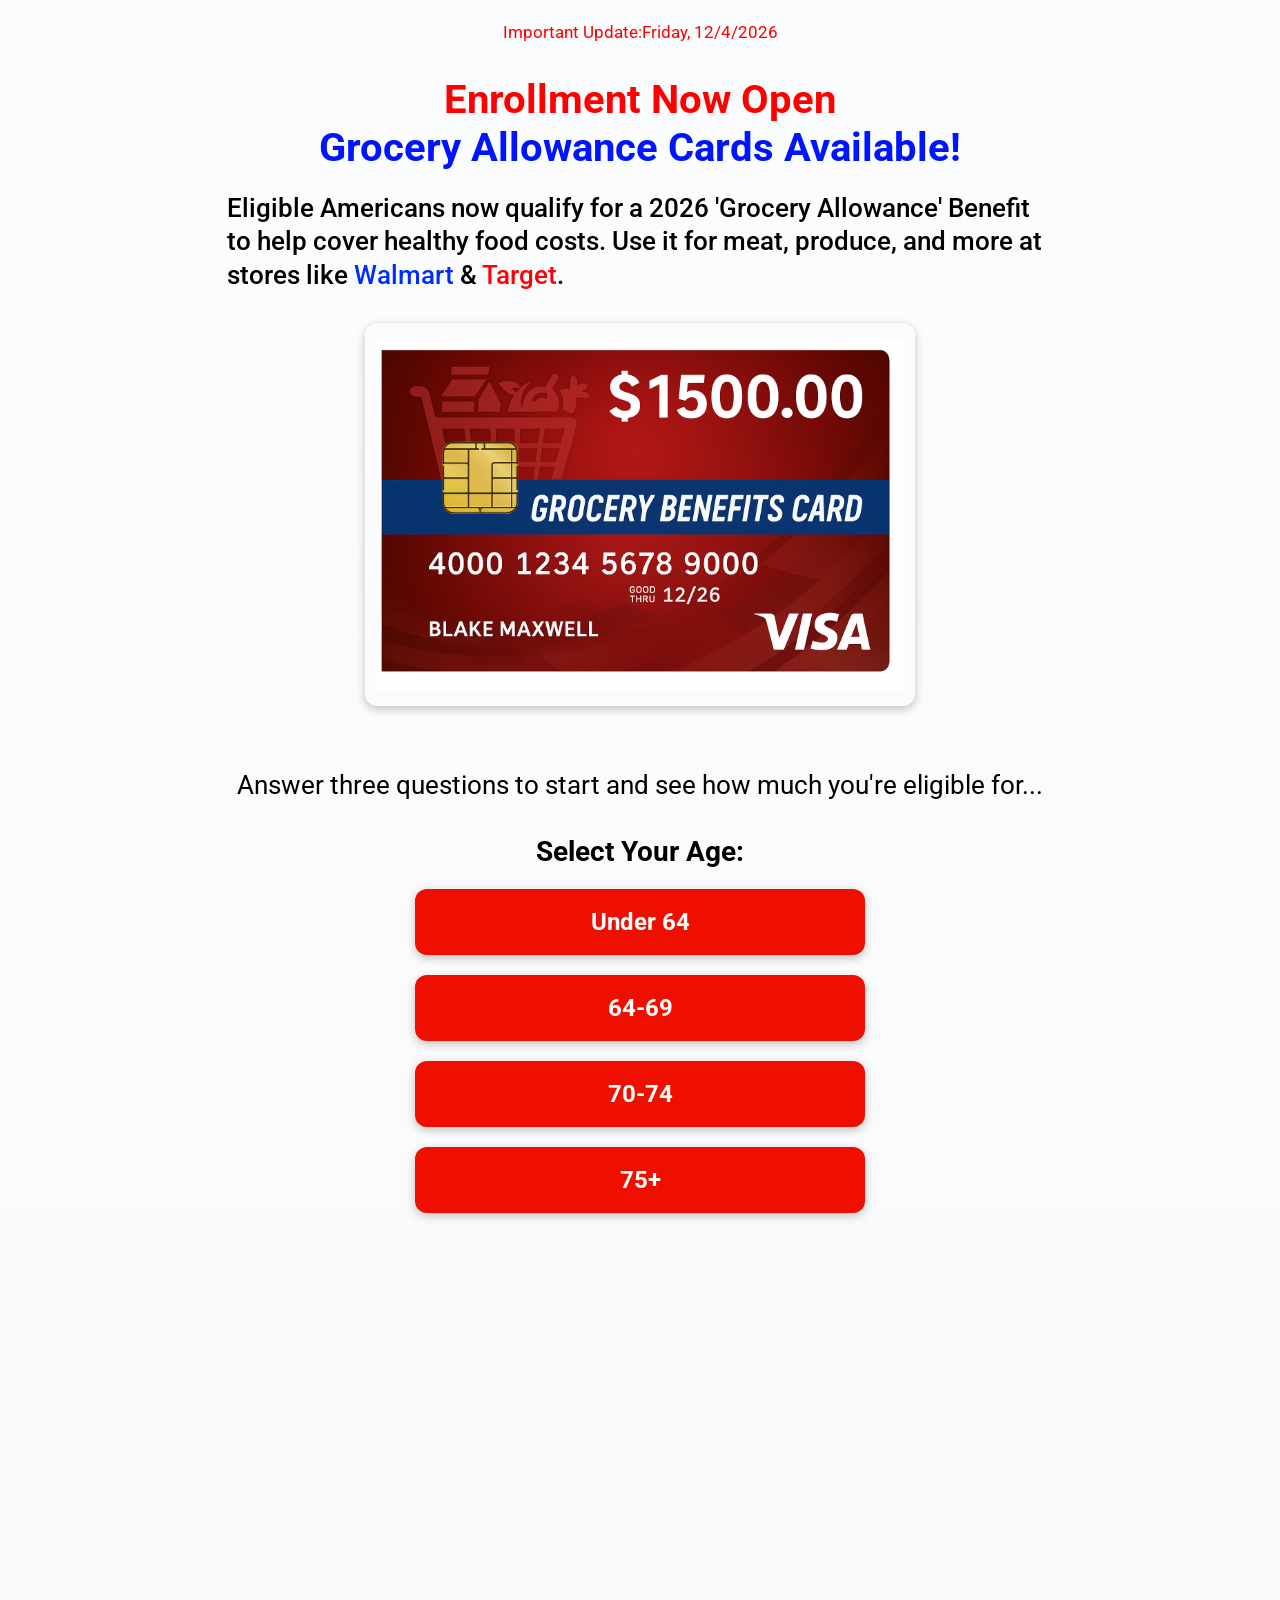
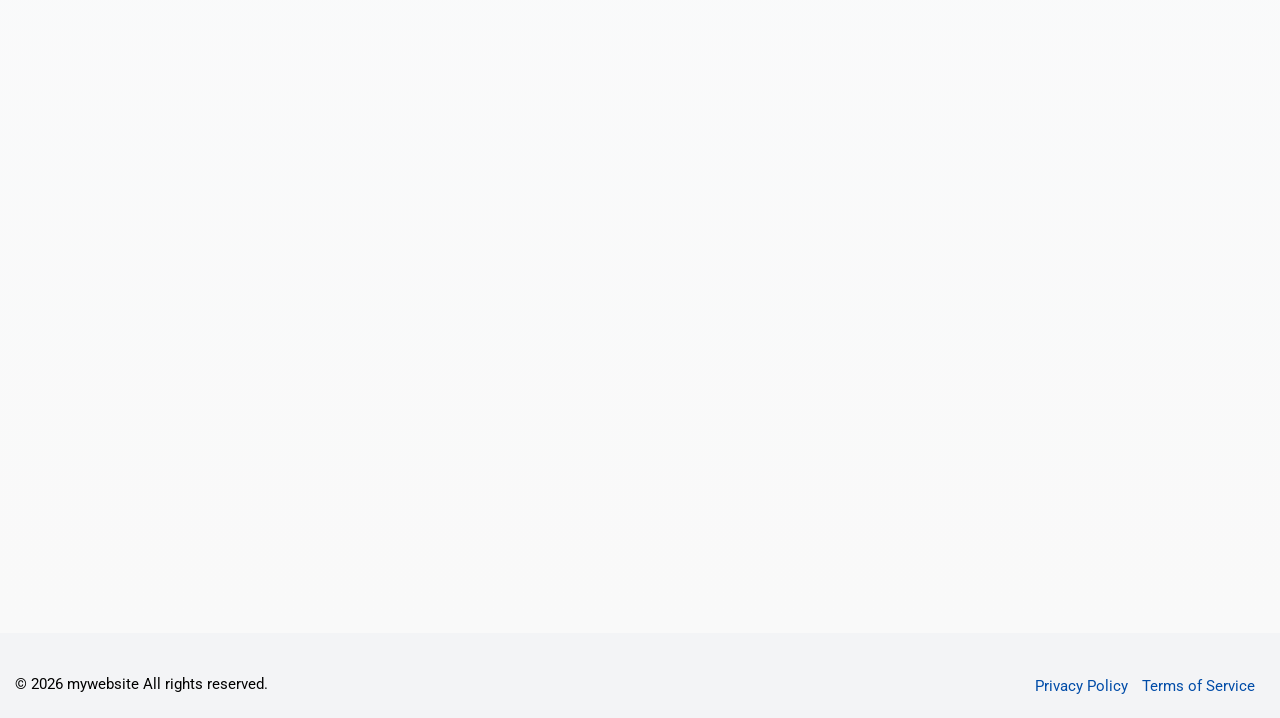
<file: index.html>
<!DOCTYPE html><html lang="en"><head>
    <meta charset="utf-8">
    <meta name="robots" content="noindex,nofollow">
    <meta http-equiv="X-UA-Compatible" content="IE=edge">
    <meta name="viewport" content="width=device-width, initial-scale=1">
    <title>Website</title>
 
   
    <link href="css/bootstrap.css" rel="stylesheet">
    <link href="css/style.css" rel="stylesheet">
    <link href="https://fonts.googleapis.com/css2?family=Roboto:wght@300;400;700&display=swap" rel="stylesheet">
    <!-- <script async="" src="js/gtm.js"></script> -->
    <script src="js/jquery-3.6.0.min.js" crossorigin="anonymous"></script>
    <script src="js/custom.js" defer=""></script>
    <!-- <script src="js/serve.js"></script> -->
    <style>
        #med { display: block; }
        #med:before { content: "TPMO Disclaimer: We do not offer every plan available in your area. Any information we provide is limited to those plans we do offer in your area. Please contact Medicare.gov or 1-800-MEDICARE (24 hours a day/7 days a week) to get information on all of your options."; font-size: 11px; line-height: 1.4; margin-top: 25px; display: block; }
    </style>
   
</head>

<body>

<main>
  <div class="container-fluid section-wrapper-main">
    <article>
      <div class="update-txt">Important Update:<span id="dateDisplay"></span></div>
      <h1> <strong><span style="color:#F00;">          Enrollment Now Open  
 </span><br>
       <span style="color: #0015FF">Grocery Allowance Cards Available! </span></strong> </h1>
      <h2>Eligible Americans now qualify for a 2026 'Grocery Allowance' Benefit to help cover healthy food costs. Use it for meat, produce, and more at stores like <span style="color: #002CFF">Walmart</span> & <span style="color: #FF0004">Target</span>.</h2>
      <a href="#from-questions" class="btn btn-enter2"><img src="images/ChatGPT%20Image%20Jul%201%2C%202025%2C%2009_25_46%20AM.png" width="100%" alt=""></a>
      <div id="from-questions" class="steps-ins">Answer three questions to start and see how much you're eligible for... </div>
    </article>
    <div class="progress_box mx-auto" style="display: none">
      <p class="progress-val"> <strong> <span>0</span>% </strong> Complete </p>
      <div class="progress">
        <div class="progress-bar progress-bar-striped" role="progressbar" aria-valuenow="10" style="width: 12%" aria-valuemin="0" aria-valuemax="100"></div>
      </div>
    </div>
    <form>
      <fieldset data-q="1">
        <h3> <strong>Select Your Age:</strong> </h3>
        <div class="row">
          <div class="col-12">
            <button class="btn btn-cta btn-q " type="button" value="under64">Under 64</button>
          </div>
          <div class="col-12">
            <button class="btn btn-cta btn-q" type="button" value="64-69">64-69</button>
          </div>
          <div class="col-12">
            <button class="btn btn-cta btn-q" type="button" value="70-74">70-74</button>
          </div>
          <div class="col-12">
            <button class="btn btn-cta btn-q" type="button" value="75+">75+</button>
          </div>
        </div>
      </fieldset>
      <fieldset data-q="2">
        <h3> <strong>Are you on Medicare <span class="br-mobile">Parts A & B?</span></strong> </h3>
        <div class="row">
          <div class="col-12">
            <button class="btn btn-cta btn-q" type="button" value="Yes">Yes</button>
          </div>
          <div class="col-12">
            <button class="btn btn-cta btn-q" type="button" value="No">No</button>
          </div>
        </div>
      </fieldset>
		      <fieldset data-q="3">
        <h3> <strong>Need Help Paying for Groceries?
</strong> </h3>
        <div class="row">
          <div class="col-12">
            <button class="btn btn-cta btn-q" type="button" value="Yes">✔️ Yes, I Need Help</button>
          </div>
          <div class="col-12">
            <button class="btn btn-cta btn-q" type="button" value="No">❌ No, I’m All Set
</button>
          </div>
        </div>
      </fieldset>
      <fieldset>

        <div class="result" style="display: none">
          <div id="continue-cta-call" style="display: none">
            <h3><span style="color:#90c156"><strong>Congratulations!</strong></span> You Pre-Qualify for the <strong>Grocery Benefit</strong>.</h3>
            <p> <strong>Your spot is reserved so <u>call</u> within the next 5 minutes before it expires.</strong> </p>
            <a href="tel:(888) 365-9535">
            <button type="button" class="cta-btn"> <span>
            <svg class="animate-shake" style="display: none" viewBox="0 0 512 512" xmlns="http://www.w3.org/2000/svg">
              <path d="M497.39 361.8l-112-48a24 24 0 0 0-28 6.9l-49.6 60.6A370.66 370.66 0 0 1 130.6 204.11l60.6-49.6a23.94 23.94 0 0 0 6.9-28l-48-112A24.16 24.16 0 0 0 122.6.61l-104 24A24 24 0 0 0 0 48c0 256.5 207.9 464 464 464a24 24 0 0 0 23.4-18.6l24-104a24.29 24.29 0 0 0-14.01-27.6z"></path>
            </svg>
            </span> <span class="animate-ping round-bg-icon" style="display: none"></span> <span class="cta-txt">(888) 365-9535</span> </button>
            </a>
            <h4 class="time">Your spot is being held for <span></span> </h4>
          </div>
          <div id="continue-cta-medicare" style="display:none;"> 
            
            <h3><span style="color:#F00">Sorry</span>, you don't qualify at this time.</h3>
          </div>
          <div id="continue-cta-medicaid" style="display:none;"> 
            
            <h3><span style="color:#F00">Sorry</span>, you don't qualify at this time.</h3>
          </div>
        </div>
      </fieldset>
    </form>
  </div>
</main>
<footer>
  <div class="container-fluid section-wrapper2">
    <div class="row">
      <div class="col-md-6 col-sm-12"> 
       
        <div class="copyright-txt">© <script type="text/javascript">
                document.write(new Date().getFullYear());
              </script> mywebsite All rights reserved. </div>
      </div>
      <div class="col-md-6 col-sm-12">
        <ul>
          <li> <a href="policy.html" target="_blank">Privacy Policy</a> </li>
          <li> <a href="terms.html" target="_blank">Terms of Service</a> </li>
         
        </ul>
      </div>
    </div>

  </div>
</footer>

    
</body></html>
</file>
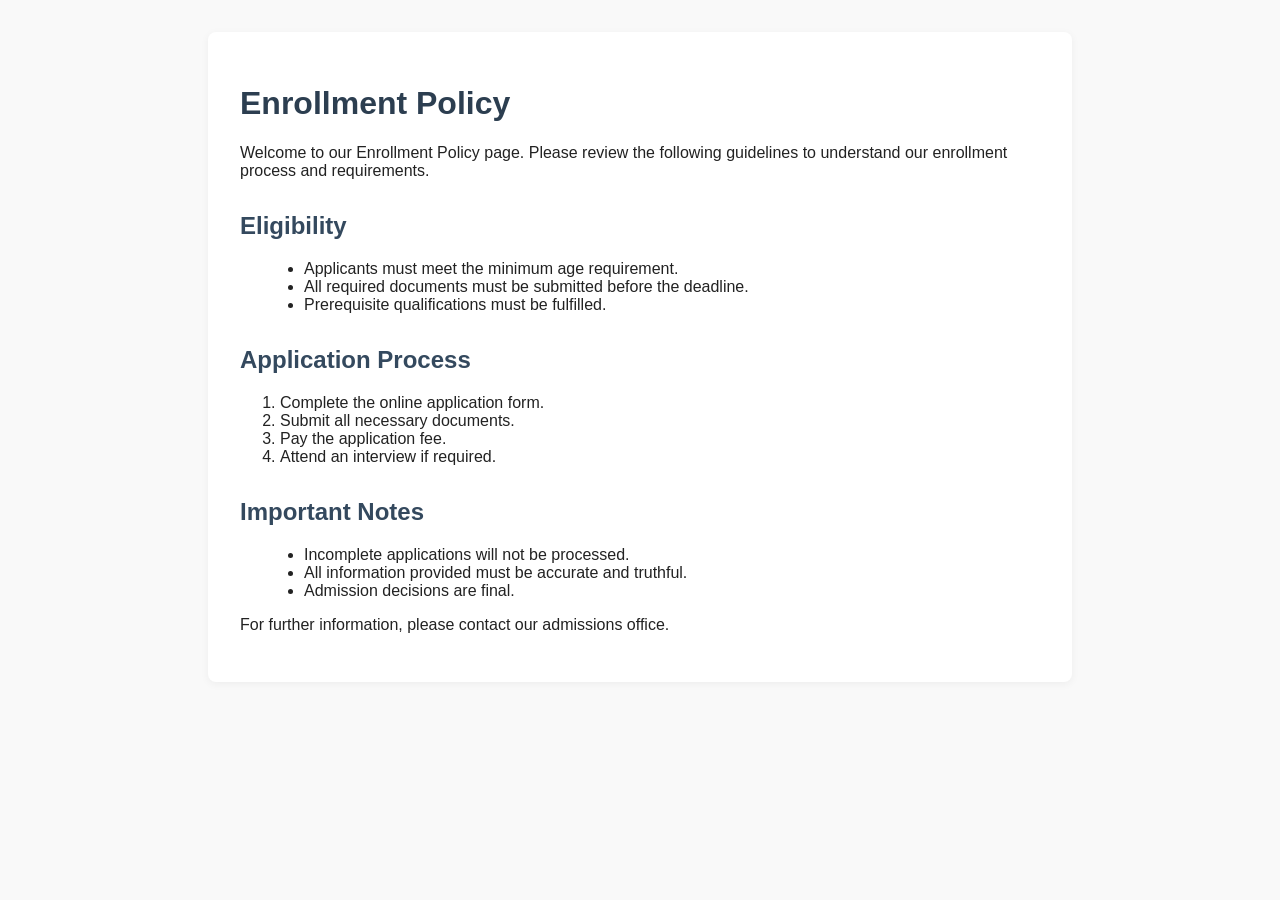
<file: policy.html>
<!DOCTYPE html>
<html lang="en">
<head>
    <meta charset="UTF-8">
    <title>Enrollment Policy</title>
    <meta name="viewport" content="width=device-width, initial-scale=1.0">
    <style>
        body { font-family: Arial, sans-serif; margin: 2rem; background: #f9f9f9; color: #222; }
        .container { max-width: 800px; margin: auto; background: #fff; padding: 2rem; border-radius: 8px; box-shadow: 0 2px 8px rgba(0,0,0,0.05);}
        h1 { color: #2c3e50; }
        h2 { color: #34495e; margin-top: 2rem; }
        ul { margin-left: 1.5rem; }
    </style>
</head>
<body>
    <div class="container">
        <h1>Enrollment Policy</h1>
        <p>
            Welcome to our Enrollment Policy page. Please review the following guidelines to understand our enrollment process and requirements.
        </p>

        <h2>Eligibility</h2>
        <ul>
            <li>Applicants must meet the minimum age requirement.</li>
            <li>All required documents must be submitted before the deadline.</li>
            <li>Prerequisite qualifications must be fulfilled.</li>
        </ul>

        <h2>Application Process</h2>
        <ol>
            <li>Complete the online application form.</li>
            <li>Submit all necessary documents.</li>
            <li>Pay the application fee.</li>
            <li>Attend an interview if required.</li>
        </ol>

        <h2>Important Notes</h2>
        <ul>
            <li>Incomplete applications will not be processed.</li>
            <li>All information provided must be accurate and truthful.</li>
            <li>Admission decisions are final.</li>
        </ul>

        <p>
            For further information, please contact our admissions office.
        </p>
    </div>
</body>
</html>
</file>
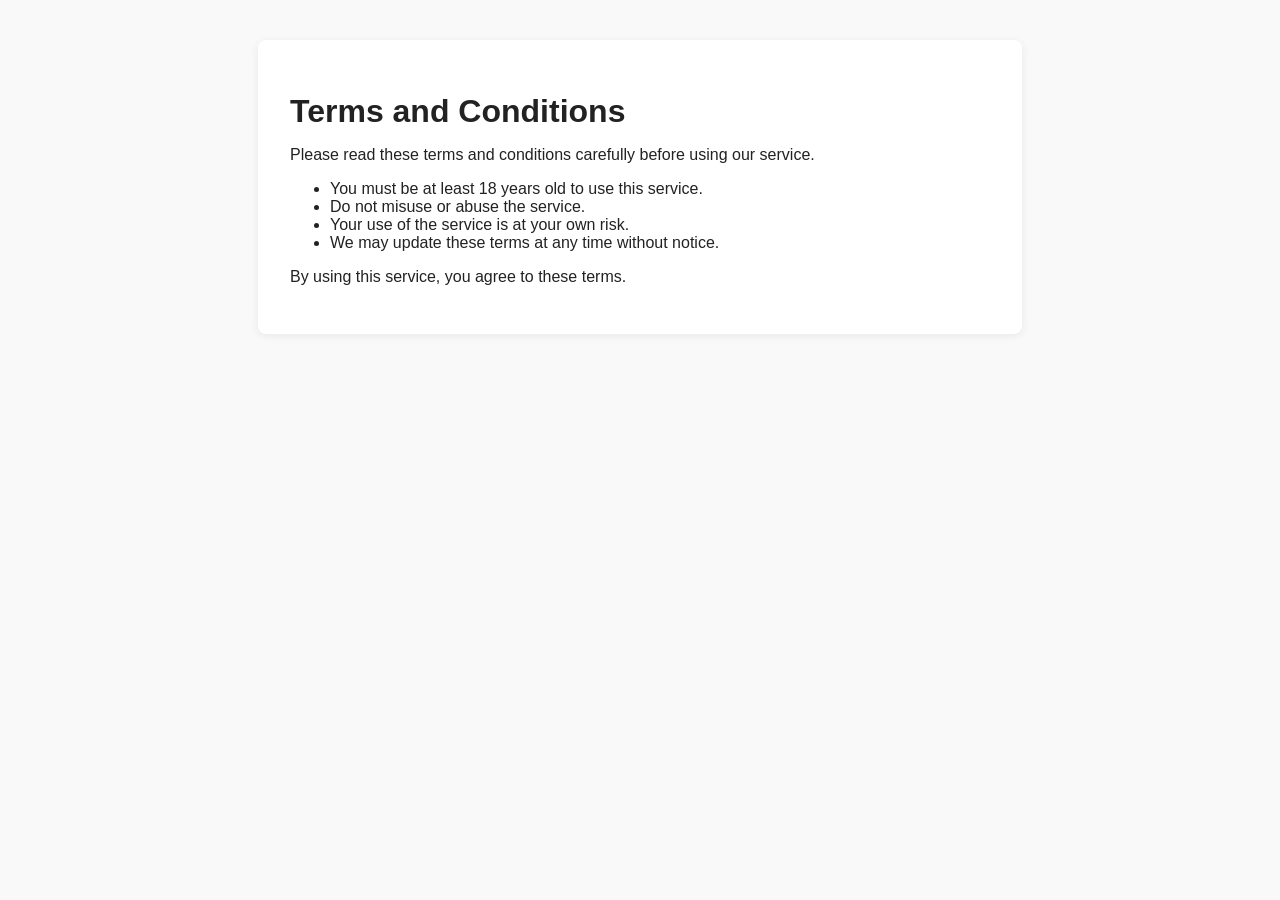
<file: terms.html>
<!DOCTYPE html>
<html lang="en">
<head>
    <meta charset="UTF-8">
    <title>Terms and Conditions</title>
    <style>
        body {
            font-family: Arial, sans-serif;
            margin: 40px;
            background: #f9f9f9;
            color: #222;
        }
        .container {
            max-width: 700px;
            margin: auto;
            background: #fff;
            padding: 32px;
            border-radius: 8px;
            box-shadow: 0 2px 8px rgba(0,0,0,0.07);
        }
        h1 {
            font-size: 2em;
            margin-bottom: 16px;
        }
        ul {
            margin-top: 16px;
        }
    </style>
</head>
<body>
    <div class="container">
        <h1>Terms and Conditions</h1>
        <p>
            Please read these terms and conditions carefully before using our service.
        </p>
        <ul>
            <li>You must be at least 18 years old to use this service.</li>
            <li>Do not misuse or abuse the service.</li>
            <li>Your use of the service is at your own risk.</li>
            <li>We may update these terms at any time without notice.</li>
        </ul>
        <p>
            By using this service, you agree to these terms.
        </p>
    </div>
</body>
</html>
</file>
<file: css/style.css>
/*!
 *
 */
body {
	width: 100%;
	height: 100%;
	font-family: 'Roboto', sans-serif;
	color: #000;
	font-size: 17px;
	font-weight: 400;
	line-height: 1.5;
}
body p{ margin-bottom:25px;}
img {
    /*Chrome Crisp Images*/
	image-rendering: -webkit-optimize-contrast;
    /* Webkit (non-standard naming) ;*/
}
input::-moz-focus-inner {
	border: 0;
}
object,
embed {
	outline: 0;
}
a {
	color: #004CA8;}

a:active,
a:focus,
a:hover {
	outline: none;
	outline: 0;
	color: #0f57fb;
	text-decoration: none;
}
button,
button:focus,
button:active,
.btn,
.btn:focus,
.btn:active:focus,
.btn.active:focus,
.btn.focus,
.btn.focus:active,
.btn.active.focus {
	outline: none;
	outline: 0;
}
input::-moz-focus-inner {
	border: 0;
}
a:active {
	outline: none;
}
html {
	width: 100%;
	height: 100%;
	scroll-behavior: smooth;
	min-width:290px;
}
/*Section Wrap*/
.section-wrapper-main{
	max-width: 856px;
}
.section-wrapper{
	max-width: 1200px;
}
.section-wrapper2{
	max-width: 1530px;
}
.section-wrapper3{
	max-width: 2000px;
}

.no-gutters > .col, .no-gutters > [class*="col-"]{
	padding:0 4px;
}
.mb-br{ margin-bottom:10px;}

.clearfix::after {
  content: "";
  display: table;
  clear: both;
}

/* CTA */
.btn-enter{font-weight: 700;
	font-size:46px;
	background: #ef0f00;
	color: #fff !important;
	text-decoration: none;
	padding: 15px 10px;
	border-radius:12px;
	border:none;
	box-shadow: 0px 3px 10px 0px #c1c1c1 !important;
	width:100%;
animation: pulsing 1s infinite;
max-width:550px;
display:block;
margin:0 auto 60px;

line-height:1;

}

.btn-enter2{font-weight: 700;
	font-size:46px;
	color: #fff !important;
	text-decoration: none;
	padding: 15px 10px;
	border-radius:12px;
	border:none;
	box-shadow: 0px 3px 10px 0px #c1c1c1 !important;
	width:100%;
animation: pulsing 1s infinite;
max-width:550px;
display:block;
margin:0 auto 60px;

line-height:1;

}
.btn-enter-sub-txt{ font-size:14px; display:block;}

.btn-cta {
	font-weight: 700;
	font-size:24px;
	background: #ef0f00;
	color: #fff !important;
	text-decoration: none;
	padding: 15px 15px;
	border-radius:12px;
	border:none;
	box-shadow: 0px 3px 10px 0px #c1c1c1 !important;
	width:100%;
animation: pulsing 1s infinite;
max-width:450px;
display:block;
margin:0 auto 20px;
}
.btn-cta:hover{background: #f80404;}


.cta-btn {
	font-size: 46px;
	color: white!important;
	padding: 10px;
	background-color:red;
	border: none;
	margin-bottom:20px;
	font-weight: 700;
	width:100%;
	font-weight:700;
	cursor:pointer;
	transition: font-size 0.3s ease-out;
	box-shadow: 1px 7px 5px 0px rgba(0,0,0,0.14);
-webkit-box-shadow: 1px 7px 5px 0px rgba(0,0,0,0.14);
-moz-box-shadow: 1px 7px 5px 0px rgba(0,0,0,0.14);
}

@keyframes ping {
    0% {
        transform: scale(1);
        opacity: 1;
    }

    100%,
    75% {
        transform: scale(2);
        opacity: 0;
    }
}

@keyframes shakes {

    0%,
    16%,
    24%,
    32%,
    40%,
    48%,
    56%,
    64%,
    8% {
        transform: rotate(-10deg);
    }

    12%,
    20%,
    28%,
    36%,
    4%,
    44%,
    52%,
    60% {
        transform: rotate(10deg);
    }

    100%,
    65% {
        transform: rotate(0);
    }
}

.animate-ping {
    animation: ping 1s cubic-bezier(0, 0, .2, 1) infinite;
}

.animate-shake {
	animation: shakes 1.5s ease-in-out 1;
	animation-iteration-count: infinite;
}
.cta-btn svg{ max-width:40px; fill:#fff; position:absolute; margin-top:19px;}

.round-bg-icon{ background-color:#fff; width:40px; height:40px; border-radius:40px; position:absolute;  margin-top:19px; }
.cta-txt{ padding-left:60px; line-height:.5; font-weight:700;}


/*CTA Animation*/


@keyframes pulsing {
  0% {
    transform: scale(1);
    box-shadow: 0 0 0 0 rgba(0, 0, 0, 0);
  }

  70% {
    transform: scale(1.034);
    box-shadow: 0 0 0 10px transparent;
  }

  100% {
    transform: scale(1);
    box-shadow: 0 0 0 0 transparent;
  }
}
/* Header */
header{ padding:20px 0; position:relative; border-bottom:2px solid #F4F4F4;}
.hdr-logo{ max-width:160px; height:auto;}

/*Main*/

main {padding: 20px 0 1000px; text-align: center; background: linear-gradient(to bottom, #FAFCFE, #F9F9F9); min-height:100vh; }
  
main h1{font-size: 40px; margin-bottom:20px;}
main h2 {font-size: 26px; margin-bottom:30px; text-align:left; line-height:1.3;}
main p{ font-size:17px; font-weight:300;}

.update-txt{ color:#F00; margin-bottom:30px;}
.steps-ins{ font-size:26px; margin-bottom:30px;}

form fieldset:not(:first-of-type){ display: none;}
form fieldset h3 {font-size: 28px; margin-bottom: 20px;}
form fieldset h3+p{margin-bottom: 30px; line-height: 1}

form fieldset:last-of-type{text-align: center;padding: 40px 34px;margin: 15px 0;background-color: #fff;border: 1px solid #0f7ecb; line-height: 1.75; box-shadow: 0 0 10px 0 rgb(0 0 0 / 5%); border-radius:6px;}
form fieldset:last-of-type  h3 {    font-size: 24px; margin: 0 0 8px;}
form fieldset:last-of-type  h2 {font-size: 36px; font-weight: 700; line-height: 1.4;}


.progress_box{max-width: 360px; margin-bottom: 20px;}
.progress-val{font-size: 19px; margin-bottom: 0; text-align: left}
.progress-val strong {font-weight: 400!important}

.progress {border: 1px solid #fff; border-radius: .25rem;height: 1rem;background: #ddd;}
.progress-bar{       -webkit-animation: progress-bar-stripes 1s linear infinite;
    animation: progress-bar-stripes 1s linear infinite;}

.time {font-weight: 700;     font-size: 18px;}
.time span {color: red;}
.red{color: #c20003}
.svg-loader{ display:block; margin:-30px auto 0px;}





/* Footer*/
footer{ padding:40px 0 20px; background:#f3f4f6;}
.ftr-logo{ max-width:160px; margin-bottom:6px;}
.copyright-txt{font-size:15px;}
.ftr-heading{ font-weight:700; margin-bottom:10px; font-size:19px;}
footer ul{ margin:0; padding:0; float:right;}
footer ul li{ list-style:none; display:inline-block; font-size:15px; padding-right:10px;}
.disclaimer-txt{ margin-top:40px; color:#999; font-size:14px; text-align:left;}

/* MediaQueries */
@media (max-width: 768px) {
.sec1 h1{ font-size:28px;}
footer ul{ margin:0; padding:0; float:none;}
.disclaimer-txt{ font-size:12px;}
footer{ text-align:center;}
.section-wrapper-main{
	max-width: 526px;
}
main h1{font-size: 28px;}
main h2{font-size: 22px; margin-bottom:20px;}
main p{ font-size:14px; }
.steps-ins{ font-size:22px;}
.btn-enter{
	font-size:32px;

margin:0 auto 20px;
}

form fieldset h3 {
  font-size: 22px;
}


.cta-btn{ font-size:46px;}
.cta-btn svg{ max-width:30px;  margin-top:22px;}
.round-bg-icon{  width:30px; height:30px; margin-top:22px; }
.cta-txt{ padding-left:50px; }

}
@media (max-width: 575px) {
.sec1 h1{ font-size:22px;}

.btn-cta {
font-size:24px;
}
.br-mobile{ display:block;}
}
@media (max-width: 480px) {
.btn-call {
font-size:16px;
}
.ratings-btm {
         flex-direction: column;
			
        }

.owl-stage-outer{ padding:30px 0 0px;}

.cta-btn{ font-size:20px;}
.cta-btn svg{ max-width:20px;  margin-top:8px;}
.round-bg-icon{  width:20px; height:20px; margin-top:8px; }
.cta-txt{ padding-left:40px; }


}
@media (max-width: 380px) {
	.cta-btn{ font-size:14px;}
.cta-btn svg{ max-width:14px;  margin-top:5px;}
.round-bg-icon{  width:14px; height:14px; margin-top:5px; }
.cta-txt{ padding-left:25px; }
}

@media (max-width: 345px) {
		
		.main-btm p{ font-size:20px;}
		form h3{ font-size:20px !important;}

}
@media (max-width: 296px) {
.btn-cta, .btn-call{
font-size:14px;
	}
}
</file>
